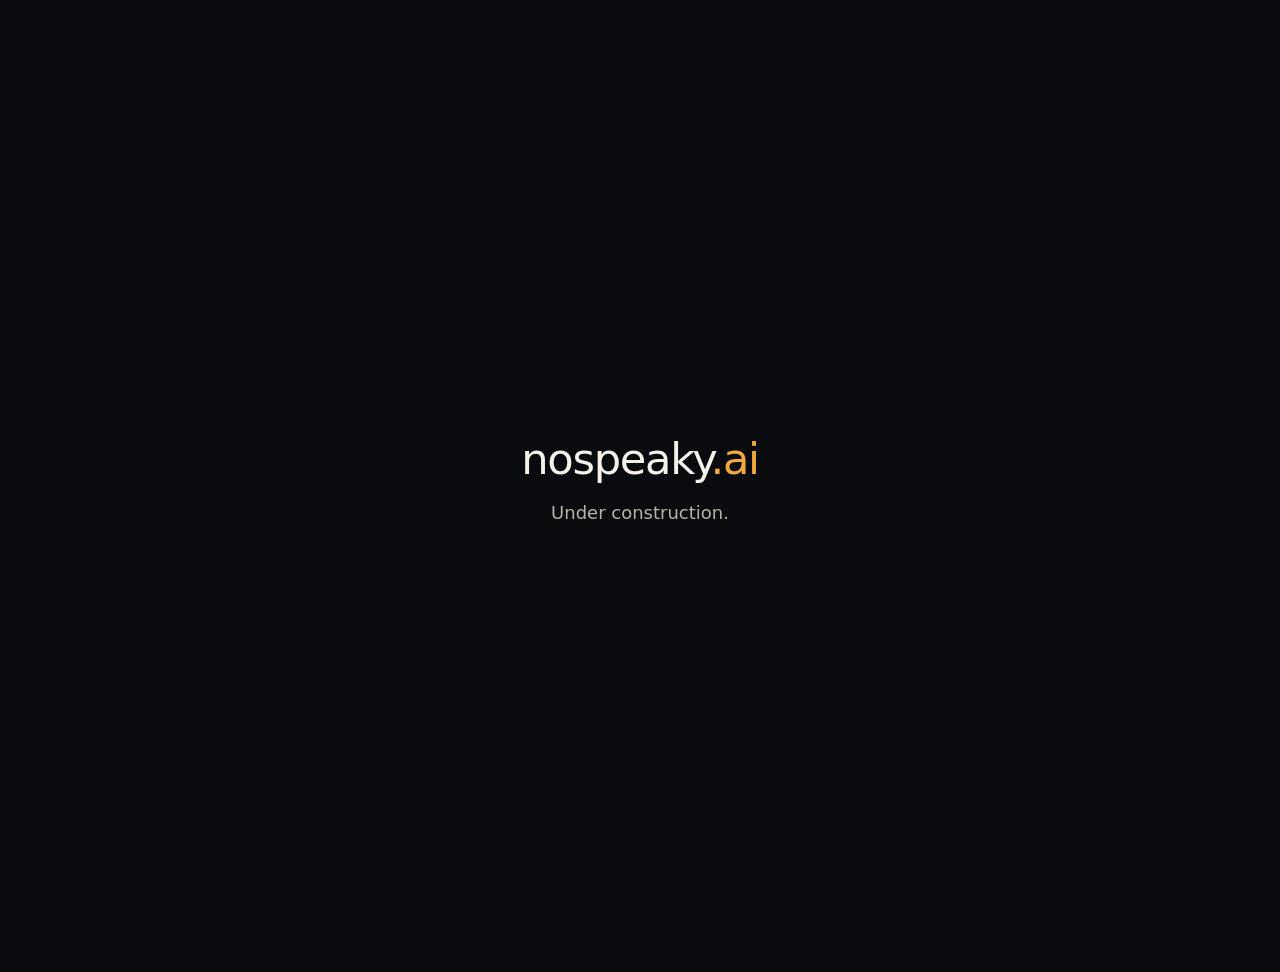
<file: index.html>
<!DOCTYPE html>
<html lang="en">
<head>
<meta charset="UTF-8">
<meta name="viewport" content="width=device-width, initial-scale=1.0">
<title>nospeaky.ai — Under construction</title>
<meta name="description" content="nospeaky.ai is under construction.">
<meta name="theme-color" content="#0a0b0f">
<link rel="icon" href="data:image/svg+xml,%3Csvg xmlns='http://www.w3.org/2000/svg' viewBox='0 0 32 32'%3E%3Crect width='32' height='32' rx='8' fill='%230a0b0f'/%3E%3Cpath d='M8 12h16v2H8zm0 5h12v2H8zm0 5h9v2H8z' fill='%23F2A93B'/%3E%3C/svg%3E">
<style>
  html, body { margin: 0; height: 100%; background: #0a0b0f; color: #f4f1ea; font: 18px/1.4 system-ui, Helvetica Neue, Arial, sans-serif; }
  main { min-height: 100%; display: grid; place-items: center; text-align: center; padding: 2rem; }
  .brand { font-size: 2.4rem; letter-spacing: -0.03em; }
  .dot { color: #F2A93B; }
  p { color: #b7b1a6; margin-top: 0.6rem; }
</style>
</head>
<body>
<main>
  <div>
    <div class="brand">nospeaky<span class="dot">.ai</span></div>
    <p>Under construction.</p>
  </div>
</main>
</body>
</html>
</file>
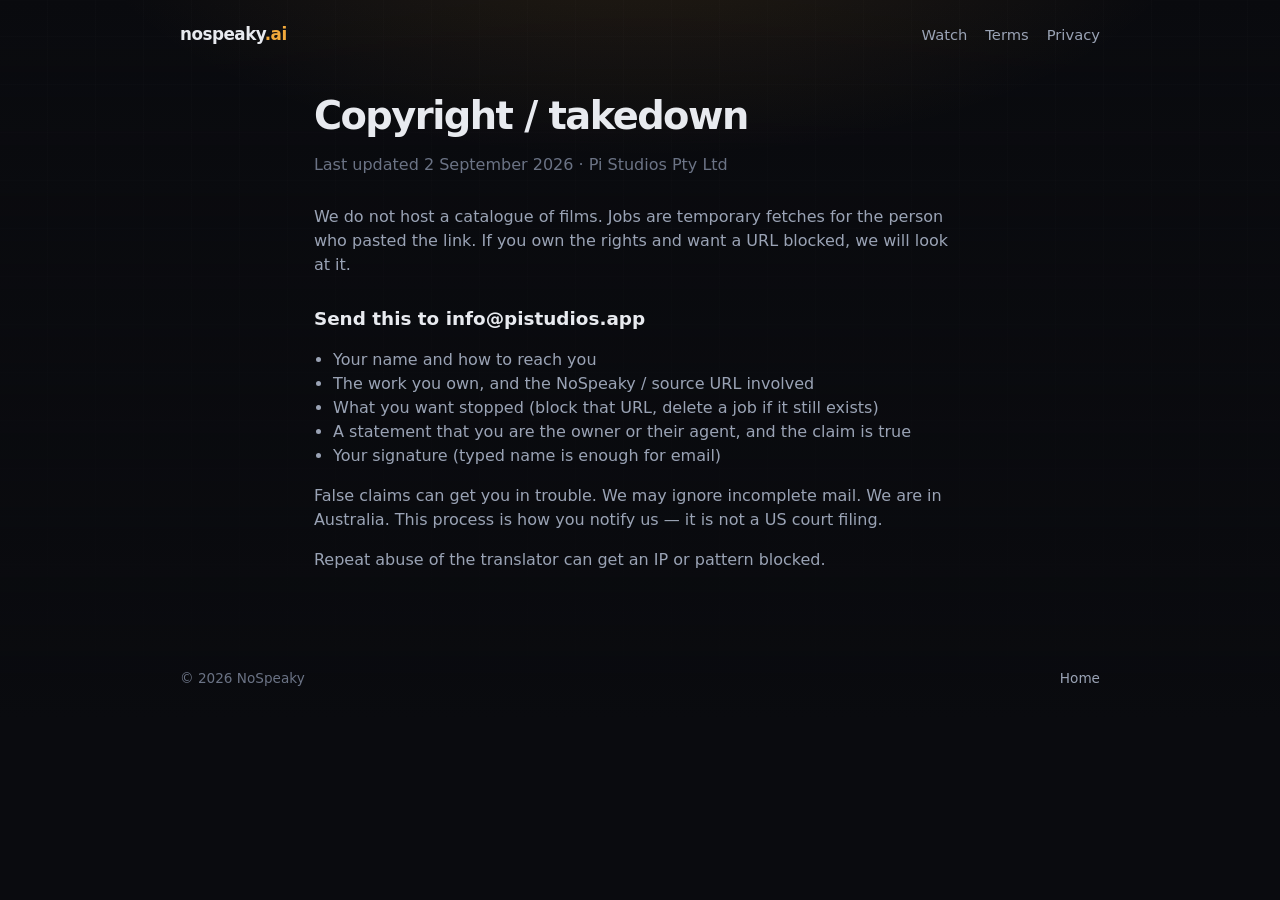
<file: dmca.html>
<!DOCTYPE html>
<html lang="en">
<head>
<meta charset="UTF-8">
<meta name="viewport" content="width=device-width, initial-scale=1.0, viewport-fit=cover">
<title>Copyright — NoSpeaky</title>
<meta name="theme-color" content="#0a0b0f">
<link rel="stylesheet" href="css/site.css?v=22">
<link rel="icon" href="data:image/svg+xml,%3Csvg xmlns='http://www.w3.org/2000/svg' viewBox='0 0 32 32'%3E%3Crect width='32' height='32' rx='8' fill='%230a0b0f'/%3E%3Cpath d='M8 12h16v2H8zm0 5h12v2H8zm0 5h9v2H8z' fill='%23F2A93B'/%3E%3C/svg%3E">
</head>
<body>
  <div class="bg-grid" aria-hidden="true"></div>
  <header class="top">
    <a class="brand" href="/">nospeaky<span class="dot">.ai</span></a>
    <nav>
      <a href="watch.html">Watch</a>
      <a href="tos.html">Terms</a>
      <a href="privacy.html">Privacy</a>
    </nav>
  </header>
  <main class="prose">
    <h1>Copyright / takedown</h1>
    <p class="meta">Last updated 2 September 2026 · Pi Studios Pty Ltd</p>

    <p>
      We do not host a catalogue of films. Jobs are temporary fetches for the person who pasted the link.
      If you own the rights and want a URL blocked, we will look at it.
    </p>

    <h2>Send this to info@pistudios.app</h2>
    <ul>
      <li>Your name and how to reach you</li>
      <li>The work you own, and the NoSpeaky / source URL involved</li>
      <li>What you want stopped (block that URL, delete a job if it still exists)</li>
      <li>A statement that you are the owner or their agent, and the claim is true</li>
      <li>Your signature (typed name is enough for email)</li>
    </ul>

    <p>
      False claims can get you in trouble. We may ignore incomplete mail.
      We are in Australia. This process is how you notify us — it is not a US court filing.
    </p>

    <p>Repeat abuse of the translator can get an IP or pattern blocked.</p>
  </main>
  <footer class="foot">
    <span>© <span id="y"></span> NoSpeaky</span>
    <a href="/">Home</a>
  </footer>
  <script>document.getElementById('y').textContent = String(new Date().getFullYear());</script>
</body>
</html>
</file>
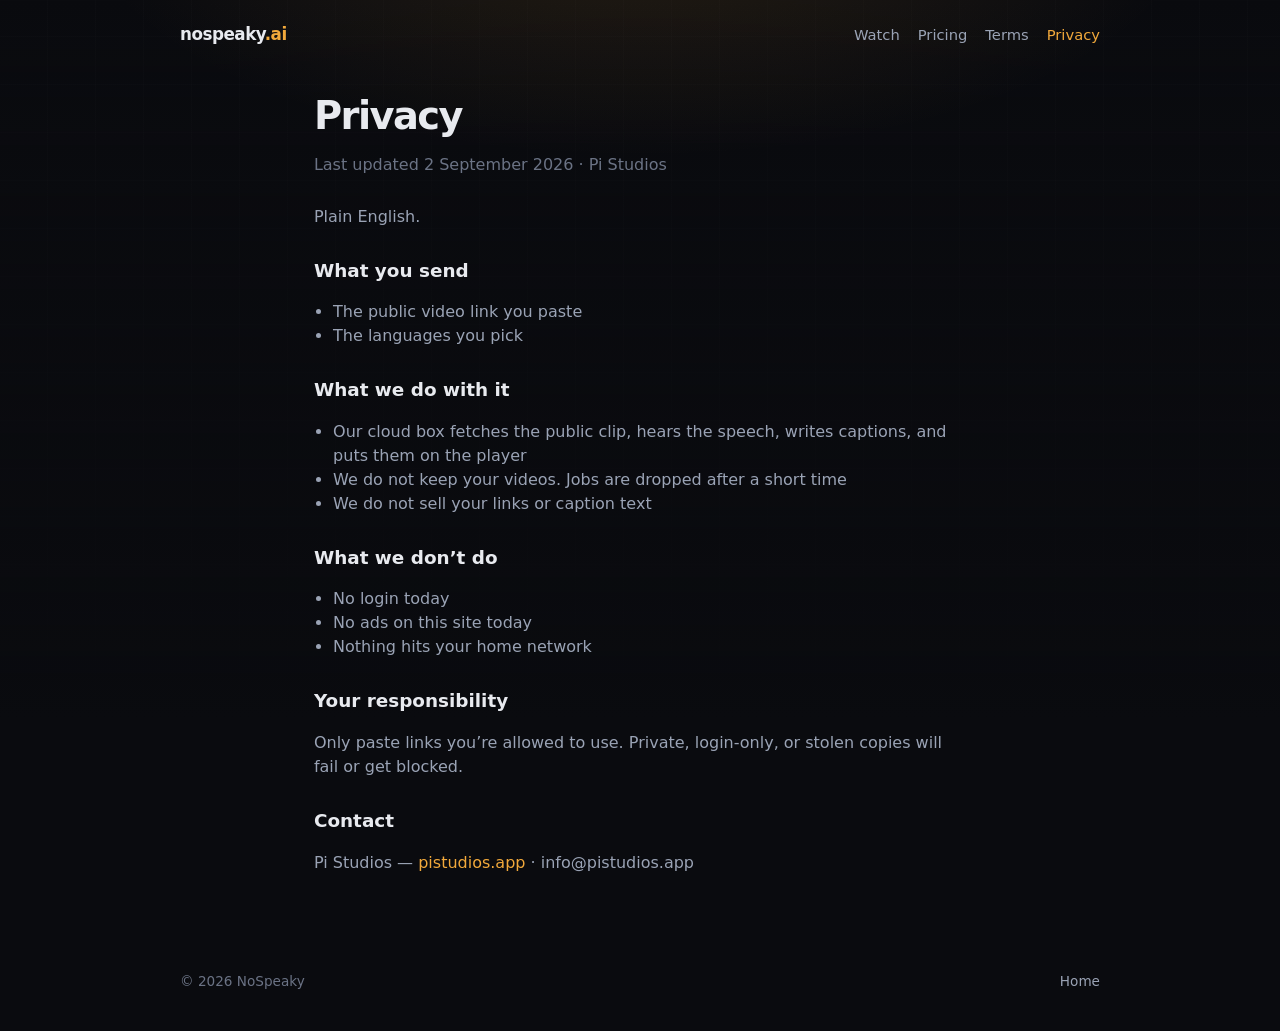
<file: privacy.html>
<!DOCTYPE html>
<html lang="en">
<head>
<meta charset="UTF-8">
<meta name="viewport" content="width=device-width, initial-scale=1.0, viewport-fit=cover">
<title>Privacy — NoSpeaky</title>
<meta name="theme-color" content="#0a0b0f">
<link rel="stylesheet" href="css/site.css?v=22">
<link rel="icon" href="data:image/svg+xml,%3Csvg xmlns='http://www.w3.org/2000/svg' viewBox='0 0 32 32'%3E%3Crect width='32' height='32' rx='8' fill='%230a0b0f'/%3E%3Cpath d='M8 12h16v2H8zm0 5h12v2H8zm0 5h9v2H8z' fill='%23F2A93B'/%3E%3C/svg%3E">
</head>
<body>
  <div class="bg-grid" aria-hidden="true"></div>
  <header class="top">
    <a class="brand" href="/">nospeaky<span class="dot">.ai</span></a>
    <nav>
      <a href="watch.html">Watch</a>
      <a href="/#pricing">Pricing</a>
      <a href="tos.html">Terms</a>
      <a href="privacy.html" class="nav-active">Privacy</a>
    </nav>
  </header>
  <main class="prose">
    <h1>Privacy</h1>
    <p class="meta">Last updated 2 September 2026 · Pi Studios</p>

    <p>Plain English.</p>

    <h2>What you send</h2>
    <ul>
      <li>The public video link you paste</li>
      <li>The languages you pick</li>
    </ul>

    <h2>What we do with it</h2>
    <ul>
      <li>Our cloud box fetches the public clip, hears the speech, writes captions, and puts them on the player</li>
      <li>We do not keep your videos. Jobs are dropped after a short time</li>
      <li>We do not sell your links or caption text</li>
    </ul>

    <h2>What we don’t do</h2>
    <ul>
      <li>No login today</li>
      <li>No ads on this site today</li>
      <li>Nothing hits your home network</li>
    </ul>

    <h2>Your responsibility</h2>
    <p>
      Only paste links you’re allowed to use. Private, login-only, or stolen copies will fail or get blocked.
    </p>

    <h2>Contact</h2>
    <p>Pi Studios — <a href="https://pistudios.app">pistudios.app</a> · info@pistudios.app</p>
  </main>
  <footer class="foot">
    <span>© <span id="y"></span> NoSpeaky</span>
    <a href="/">Home</a>
  </footer>
  <script>document.getElementById('y').textContent = String(new Date().getFullYear());</script>
</body>
</html>
</file>
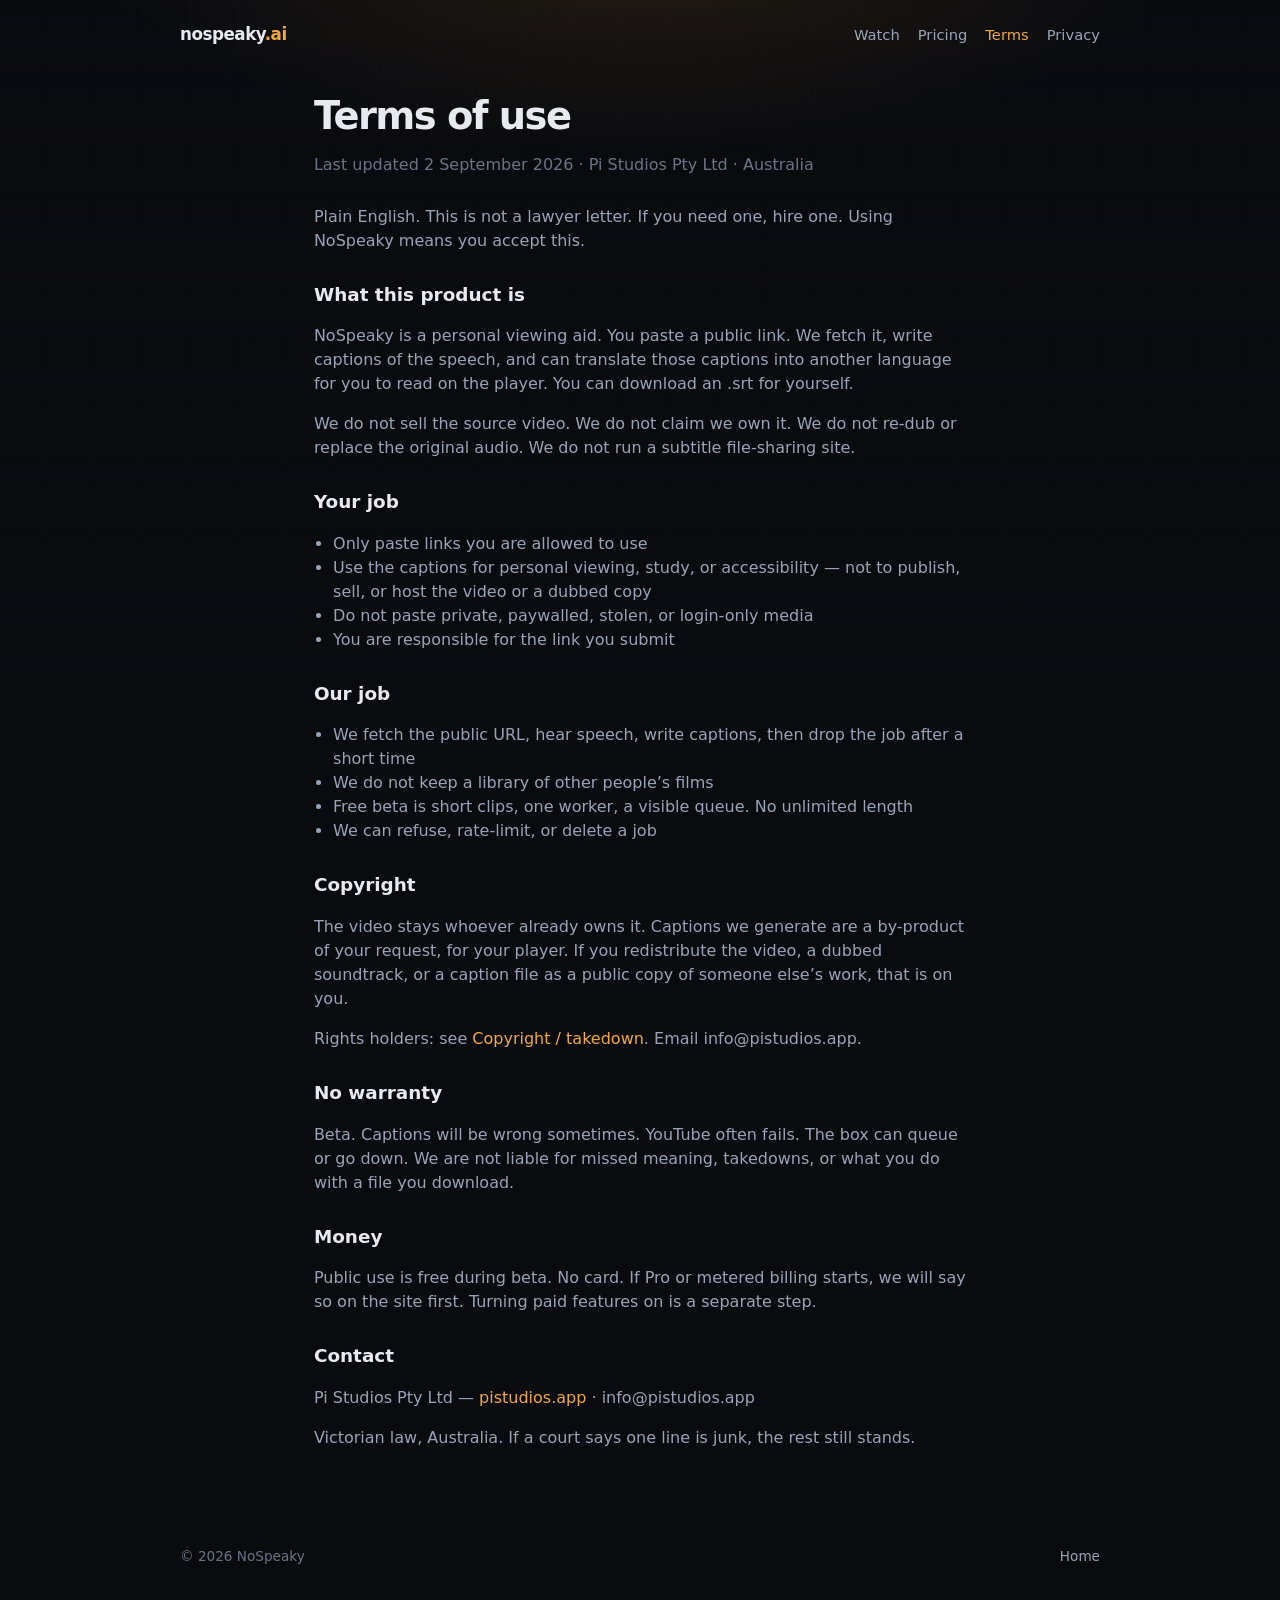
<file: tos.html>
<!DOCTYPE html>
<html lang="en">
<head>
<meta charset="UTF-8">
<meta name="viewport" content="width=device-width, initial-scale=1.0, viewport-fit=cover">
<title>Terms — NoSpeaky</title>
<meta name="theme-color" content="#0a0b0f">
<link rel="stylesheet" href="css/site.css?v=22">
<link rel="icon" href="data:image/svg+xml,%3Csvg xmlns='http://www.w3.org/2000/svg' viewBox='0 0 32 32'%3E%3Crect width='32' height='32' rx='8' fill='%230a0b0f'/%3E%3Cpath d='M8 12h16v2H8zm0 5h12v2H8zm0 5h9v2H8z' fill='%23F2A93B'/%3E%3C/svg%3E">
</head>
<body>
  <div class="bg-grid" aria-hidden="true"></div>
  <header class="top">
    <a class="brand" href="/">nospeaky<span class="dot">.ai</span></a>
    <nav>
      <a href="watch.html">Watch</a>
      <a href="/#pricing">Pricing</a>
      <a href="tos.html" class="nav-active">Terms</a>
      <a href="privacy.html">Privacy</a>
    </nav>
  </header>
  <main class="prose">
    <h1>Terms of use</h1>
    <p class="meta">Last updated 2 September 2026 · Pi Studios Pty Ltd · Australia</p>

    <p>Plain English. This is not a lawyer letter. If you need one, hire one. Using NoSpeaky means you accept this.</p>

    <h2>What this product is</h2>
    <p>
      NoSpeaky is a personal viewing aid. You paste a public link. We fetch it, write captions of the speech,
      and can translate those captions into another language for you to read on the player. You can download an .srt for yourself.
    </p>
    <p>
      We do not sell the source video. We do not claim we own it. We do not re-dub or replace the original audio.
      We do not run a subtitle file-sharing site.
    </p>

    <h2>Your job</h2>
    <ul>
      <li>Only paste links you are allowed to use</li>
      <li>Use the captions for personal viewing, study, or accessibility — not to publish, sell, or host the video or a dubbed copy</li>
      <li>Do not paste private, paywalled, stolen, or login-only media</li>
      <li>You are responsible for the link you submit</li>
    </ul>

    <h2>Our job</h2>
    <ul>
      <li>We fetch the public URL, hear speech, write captions, then drop the job after a short time</li>
      <li>We do not keep a library of other people’s films</li>
      <li>Free beta is short clips, one worker, a visible queue. No unlimited length</li>
      <li>We can refuse, rate-limit, or delete a job</li>
    </ul>

    <h2>Copyright</h2>
    <p>
      The video stays whoever already owns it. Captions we generate are a by-product of your request, for your player.
      If you redistribute the video, a dubbed soundtrack, or a caption file as a public copy of someone else’s work, that is on you.
    </p>
    <p>
      Rights holders: see <a href="dmca.html">Copyright / takedown</a>. Email info@pistudios.app.
    </p>

    <h2>No warranty</h2>
    <p>
      Beta. Captions will be wrong sometimes. YouTube often fails. The box can queue or go down.
      We are not liable for missed meaning, takedowns, or what you do with a file you download.
    </p>

    <h2>Money</h2>
    <p>
      Public use is free during beta. No card. If Pro or metered billing starts, we will say so on the site first.
      Turning paid features on is a separate step.
    </p>

    <h2>Contact</h2>
    <p>Pi Studios Pty Ltd — <a href="https://pistudios.app">pistudios.app</a> · info@pistudios.app</p>
    <p>Victorian law, Australia. If a court says one line is junk, the rest still stands.</p>
  </main>
  <footer class="foot">
    <span>© <span id="y"></span> NoSpeaky</span>
    <a href="/">Home</a>
  </footer>
  <script>document.getElementById('y').textContent = String(new Date().getFullYear());</script>
</body>
</html>
</file>
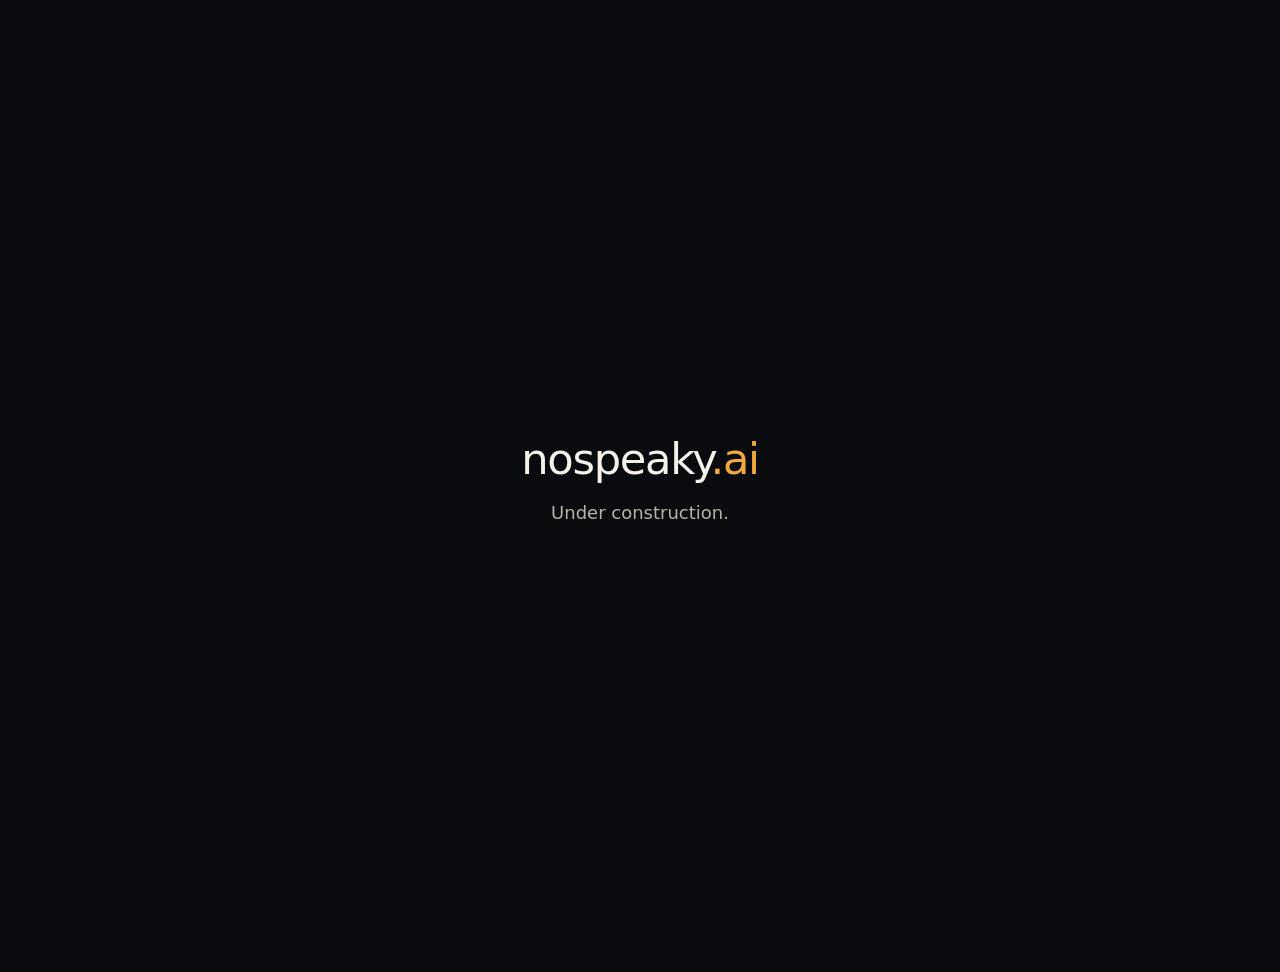
<file: watch.html>
<!DOCTYPE html>
<html lang="en">
<head>
<meta charset="UTF-8">
<meta http-equiv="refresh" content="0; url=/">
<title>nospeaky.ai — Under construction</title>
<link rel="canonical" href="https://nospeaky.ai/">
</head>
<body>
<p><a href="/">Under construction.</a></p>
</body>
</html>
</file>
<file: css/site.css>
:root {
  --bg: #0a0b0f;
  --bg-elev: #12141c;
  --bg-elev-2: #181b26;
  --line: rgba(255, 255, 255, 0.08);
  --text: #e8eaef;
  --muted: #9aa3b5;
  --faint: #6b7385;
  --accent: #F2A93B;
  --accent-dim: rgba(242, 169, 59, 0.14);
  --accent-text: #1a1104;
  --warn: #ffc857;
  --danger: #ff7a8a;
  --radius: 16px;
  --font: ui-sans-serif, system-ui, -apple-system, "Segoe UI", Roboto, Helvetica, Arial, sans-serif;
  --mono: ui-monospace, SFMono-Regular, Menlo, Consolas, monospace;
}

*, *::before, *::after { box-sizing: border-box; }

html, body {
  margin: 0;
  padding: 0;
  min-height: 100%;
  background: var(--bg);
  color: var(--text);
  font-family: var(--font);
  line-height: 1.5;
  -webkit-font-smoothing: antialiased;
}

a { color: var(--accent); text-decoration: none; }
a:hover { text-decoration: underline; }
strong { font-weight: 700; color: var(--text); }

.bg-grid {
  position: fixed;
  inset: 0;
  pointer-events: none;
  background:
    radial-gradient(ellipse 80% 50% at 50% -10%, rgba(242, 169, 59, 0.12), transparent 55%),
    linear-gradient(to bottom, transparent, var(--bg) 80%),
    repeating-linear-gradient(0deg, transparent, transparent 47px, rgba(255,255,255,0.02) 48px),
    repeating-linear-gradient(90deg, transparent, transparent 47px, rgba(255,255,255,0.02) 48px);
  z-index: 0;
}

.top, main, .foot { position: relative; z-index: 1; }

.top {
  max-width: 960px;
  margin: 0 auto;
  padding: 22px 20px 0;
  display: flex;
  align-items: center;
  justify-content: space-between;
  gap: 16px;
}

.brand {
  color: var(--text);
  font-weight: 700;
  letter-spacing: -0.03em;
  font-size: 1.05rem;
  text-decoration: none;
}
.brand .dot { color: var(--accent); }
.brand:hover { text-decoration: none; opacity: 0.9; }

nav { display: flex; gap: 18px; flex-wrap: wrap; }
nav a {
  color: var(--muted);
  font-size: 0.92rem;
  text-decoration: none;
}
nav a:hover { color: var(--accent); }
nav a.nav-active { color: var(--accent); }

main {
  max-width: 960px;
  margin: 0 auto;
  padding: 48px 20px 80px;
}

.app-main { padding-top: 32px; }
.app-head { margin-bottom: 22px; }
.app-head h1 {
  margin: 0 0 10px;
  font-size: clamp(1.6rem, 3.5vw, 2.2rem);
  letter-spacing: -0.03em;
}
.app-head .lede { margin: 0; max-width: 62ch; }

.hero { margin-bottom: 56px; }

.eyebrow {
  display: inline-block;
  margin: 0 0 14px;
  padding: 6px 10px;
  border-radius: 999px;
  background: var(--accent-dim);
  color: var(--accent);
  font-size: 0.78rem;
  font-weight: 600;
  letter-spacing: 0.04em;
  text-transform: uppercase;
}

h1 {
  margin: 0 0 16px;
  font-size: clamp(2.1rem, 5vw, 3.2rem);
  line-height: 1.08;
  letter-spacing: -0.04em;
  font-weight: 750;
}

.lede {
  margin: 0 0 28px;
  max-width: 54ch;
  color: var(--muted);
  font-size: 1.08rem;
}

.hero-actions {
  display: flex;
  flex-wrap: wrap;
  gap: 12px;
  margin-bottom: 14px;
}

.hero-note { margin: 0; }

.panel {
  background: linear-gradient(180deg, var(--bg-elev), var(--bg-elev-2));
  border: 1px solid var(--line);
  border-radius: calc(var(--radius) + 4px);
  padding: 22px;
  box-shadow: 0 20px 60px rgba(0, 0, 0, 0.35);
}

.field { display: block; margin-bottom: 14px; }
.label {
  display: block;
  margin-bottom: 8px;
  color: var(--muted);
  font-size: 0.85rem;
  font-weight: 600;
}

input[type="url"], select {
  width: 100%;
  padding: 14px 14px;
  border-radius: 12px;
  border: 1px solid var(--line);
  background: rgba(0, 0, 0, 0.35);
  color: var(--text);
  font: inherit;
  font-size: 1rem;
  outline: none;
}
select {
  appearance: none;
  background-image:
    linear-gradient(45deg, transparent 50%, var(--muted) 50%),
    linear-gradient(135deg, var(--muted) 50%, transparent 50%);
  background-position:
    calc(100% - 18px) calc(50% - 3px),
    calc(100% - 12px) calc(50% - 3px);
  background-size: 6px 6px, 6px 6px;
  background-repeat: no-repeat;
  padding-right: 36px;
}
input[type="url"]::placeholder { color: var(--faint); }
input[type="url"]:focus, select:focus {
  border-color: var(--accent);
  box-shadow: 0 0 0 3px var(--accent-dim);
}

.hint {
  display: block;
  margin-top: 8px;
  color: var(--faint);
  font-size: 0.82rem;
}

.or {
  text-align: center;
  color: var(--faint);
  font-size: 0.8rem;
  text-transform: uppercase;
  letter-spacing: 0.12em;
  margin: 12px 0;
}

.row-2 {
  display: grid;
  grid-template-columns: 1fr 1fr;
  gap: 14px;
}

.drop {
  display: flex;
  flex-direction: column;
  align-items: center;
  justify-content: center;
  gap: 4px;
  min-height: 120px;
  padding: 20px;
  border-radius: 12px;
  border: 1px dashed rgba(242, 169, 59, 0.35);
  background: rgba(242, 169, 59, 0.04);
  cursor: pointer;
  text-align: center;
  transition: background 0.15s ease, border-color 0.15s ease;
  margin-bottom: 14px;
}
.drop:hover, .drop.dragover {
  background: rgba(242, 169, 59, 0.09);
  border-color: rgba(242, 169, 59, 0.7);
}
.drop-title { font-weight: 650; }
.drop-sub { color: var(--faint); font-size: 0.85rem; }
.file-name {
  margin-top: 8px;
  color: var(--accent);
  font-family: var(--mono);
  font-size: 0.85rem;
}

.actions {
  margin-top: 8px;
  display: flex;
  flex-wrap: wrap;
  align-items: center;
  gap: 14px;
}

.btn {
  appearance: none;
  border: none;
  border-radius: 999px;
  padding: 12px 18px;
  font: inherit;
  font-weight: 700;
  cursor: pointer;
  text-decoration: none;
  display: inline-flex;
  align-items: center;
  justify-content: center;
  text-align: center;
}
.btn.primary {
  background: var(--accent);
  color: var(--accent-text);
  box-shadow: 0 0 0 0 transparent;
  transition: box-shadow 0.16s ease, transform 0.16s ease;
}
.btn.primary:disabled {
  opacity: 0.45;
  cursor: not-allowed;
}
.btn.primary:not(:disabled):hover,
.btn.primary:not(:disabled):focus-visible {
  outline: none;
  transform: translateY(-1px);
  box-shadow: 0 0 0 3px var(--accent-dim), 0 0 28px rgba(242, 169, 59, 0.5);
}
.btn.ghost {
  background: transparent;
  color: var(--text);
  border: 1px solid var(--line);
}
.btn.ghost:hover { border-color: var(--accent); color: var(--accent); text-decoration: none; }
.btn.ghost:disabled {
  opacity: 0.4;
  cursor: not-allowed;
}
a.btn.primary:hover, a.btn.ghost:hover { text-decoration: none; }

.status-line {
  margin: 0;
  color: var(--warn);
  font-size: 0.9rem;
  flex: 1;
  min-width: 200px;
}

.player-section {
  margin-top: 28px;
  display: grid;
  gap: 16px;
}

.player-wrap {
  position: relative;
  width: 100%;
  background: #000;
  border-radius: var(--radius);
  overflow: hidden;
  border: 1px solid var(--line);
  aspect-ratio: 16 / 9;
  isolation: isolate;
}
body.player-fs {
  overflow: hidden;
}
.player-wrap.is-fs {
  position: fixed;
  inset: 0;
  width: 100%;
  height: 100%;
  max-width: none;
  aspect-ratio: auto;
  transform: none;
  border-radius: 0;
  border: 0;
  z-index: 9999;
}
.fs-btn {
  position: absolute;
  right: 8px;
  bottom: 8px;
  z-index: 46;
  width: 40px;
  height: 40px;
  padding: 0;
  border: 0;
  border-radius: 10px;
  background: rgba(10, 11, 15, 0.7);
  color: var(--accent);
  cursor: pointer;
  display: inline-flex;
  align-items: center;
  justify-content: center;
}
.fs-btn svg {
  width: 22px;
  height: 22px;
  display: block;
}
.fs-btn:hover,
.fs-btn:focus-visible {
  outline: none;
  background: rgba(10, 11, 15, 0.9);
}

#player, #embed, #embed-host, .embed-host {
  position: absolute;
  inset: 0;
  width: 100%;
  height: 100%;
  display: block;
  background: #000;
  border: 0;
  z-index: 0;
}
#embed-host iframe, .embed-host iframe {
  position: absolute;
  inset: 0;
  width: 100%;
  height: 100%;
  border: 0;
}

#embed:not([hidden]) {
  display: block !important;
  inset: 0;
  width: 100%;
  height: 100%;
  z-index: 1;
}

#player[hidden], #embed[hidden], #embed-host[hidden] {
  display: none !important;
}

.cue-overlay {
  position: absolute;
  left: 50%;
  bottom: 8%;
  transform: translateX(-50%);
  width: min(96%, 56rem);
  max-width: min(96%, 56rem);
  padding: 12px 22px 14px;
  border-radius: 10px;
  background: rgba(10, 11, 15, 0.58);
  backdrop-filter: blur(12px);
  -webkit-backdrop-filter: blur(12px);
  color: #f4fff8;
  font-family: var(--mono);
  font-size: clamp(1.15rem, 3.1vw, 1.7rem);
  font-weight: 650;
  letter-spacing: -0.03em;
  text-align: center;
  line-height: 1.3;
  white-space: normal;
  overflow-wrap: anywhere;
  word-break: break-word;
  overflow: visible;
  pointer-events: none;
  z-index: 40;
  box-shadow: 0 10px 32px rgba(0, 0, 0, 0.5);
}
.cue-overlay:empty {
  display: none;
}

.wait-overlay {
  position: absolute;
  inset: 0;
  z-index: 50;
  display: flex;
  flex-direction: column;
  align-items: center;
  justify-content: center;
  gap: 6px;
  background: rgba(5, 6, 10, 0.94);
  color: #fff;
  text-align: center;
  padding: 24px;
}
.wait-overlay[hidden] { display: none !important; }

.fail-overlay {
  position: absolute;
  inset: 0;
  z-index: 55;
  display: flex;
  flex-direction: column;
  align-items: center;
  justify-content: center;
  gap: 8px;
  background: rgba(5, 6, 10, 0.94);
  color: #fff;
  text-align: center;
  padding: 28px 24px;
}
.fail-overlay[hidden] { display: none !important; }
.fail-title {
  margin: 0;
  font-size: 1.15rem;
  font-weight: 750;
  color: var(--danger);
}
.fail-body {
  margin: 0;
  max-width: 36ch;
  color: var(--muted);
  font-size: 0.95rem;
}
.wait-label {
  margin: 0;
  font-size: 0.82rem;
  letter-spacing: 0.12em;
  text-transform: uppercase;
  color: var(--faint);
}
.wait-time {
  margin: 0;
  font-size: clamp(2.6rem, 9vw, 4.4rem);
  font-weight: 750;
  font-variant-numeric: tabular-nums;
  color: var(--accent);
  line-height: 1;
}
.wait-hint {
  margin: 10px 0 0;
  color: var(--faint);
  font-size: 0.92rem;
}

.live-sub {
  display: none;
}

.player-meta {
  display: flex;
  flex-wrap: wrap;
  gap: 16px;
  align-items: center;
  justify-content: space-between;
}

.progress-block { flex: 1; min-width: 220px; }
.progress-label {
  display: flex;
  justify-content: space-between;
  gap: 12px;
  margin-bottom: 8px;
  font-size: 0.92rem;
}
.faint { color: var(--faint); }
.bar {
  height: 8px;
  border-radius: 999px;
  background: rgba(255,255,255,0.06);
  overflow: hidden;
}
.bar > i {
  display: block;
  height: 100%;
  width: 0%;
  background: var(--accent);
  border-radius: inherit;
  transition: width 0.25s ease;
}

.player-actions { display: flex; flex-wrap: wrap; gap: 10px; }

.cue-list {
  list-style: none;
  margin: 0;
  padding: 0;
  max-height: 240px;
  overflow: auto;
  border: 1px solid var(--line);
  border-radius: var(--radius);
  background: rgba(255,255,255,0.02);
}
.cue-list li {
  display: grid;
  grid-template-columns: 7.5rem 1fr;
  gap: 12px;
  padding: 10px 14px;
  border-bottom: 1px solid var(--line);
  font-size: 0.92rem;
}
.cue-list li:last-child { border-bottom: none; }
.cue-list .t {
  color: var(--faint);
  font-family: var(--mono);
  font-size: 0.8rem;
}
.cue-list .active {
  background: var(--accent-dim);
}
.cue-list .active .t { color: var(--accent); }

.section { margin-top: 56px; }
.section.plain { margin-top: 40px; }
.section h2 {
  margin: 0 0 18px;
  font-size: 1.35rem;
  letter-spacing: -0.02em;
}

.steps {
  list-style: none;
  margin: 0;
  padding: 0;
  display: grid;
  gap: 12px;
}
.steps li {
  display: grid;
  gap: 4px;
  padding: 16px 18px;
  border-radius: var(--radius);
  border: 1px solid var(--line);
  background: rgba(255, 255, 255, 0.02);
}
.steps strong { font-size: 1rem; }
.steps span { color: var(--muted); font-size: 0.95rem; }

.price-grid {
  display: grid;
  grid-template-columns: repeat(2, minmax(0, 1fr));
  gap: 14px;
  margin-bottom: 14px;
}
.price-card {
  position: relative;
  padding: 20px;
  border-radius: var(--radius);
  border: 1px solid var(--line);
  background: rgba(255,255,255,0.02);
}
.price-card.featured {
  border-color: var(--accent);
  background: rgba(242, 169, 59, 0.08);
  box-shadow: 0 0 0 1px rgba(242, 169, 59, 0.28), 0 18px 50px rgba(242, 169, 59, 0.16);
}
.price-card h3 { margin: 0 0 6px; font-size: 1.1rem; }
.price-card .price {
  margin: 0 0 14px;
  font-size: 1.8rem;
  font-weight: 750;
  letter-spacing: -0.03em;
}
.price-card .price span {
  font-size: 0.95rem;
  color: var(--muted);
  font-weight: 500;
}
.price-card ul {
  margin: 0;
  padding-left: 1.1em;
  color: var(--muted);
}
.price-card li { margin: 6px 0; }
.badge {
  position: absolute;
  top: 14px;
  right: 14px;
  margin: 0;
  padding: 4px 8px;
  border-radius: 999px;
  background: var(--accent-dim);
  color: var(--accent);
  font-size: 0.72rem;
  font-weight: 700;
  letter-spacing: 0.04em;
  text-transform: uppercase;
}

.status-list {
  list-style: none;
  margin: 0 0 16px;
  padding: 0;
  display: grid;
  gap: 10px;
}
.status-list li {
  display: flex;
  align-items: center;
  gap: 12px;
  color: var(--muted);
}
.tag {
  display: inline-flex;
  min-width: 52px;
  justify-content: center;
  padding: 3px 8px;
  border-radius: 999px;
  font-size: 0.72rem;
  font-weight: 700;
  letter-spacing: 0.06em;
  text-transform: uppercase;
}
.tag.live { background: var(--accent-dim); color: var(--accent); }
.tag.next { background: rgba(255, 200, 87, 0.14); color: var(--warn); }
.tag.later { background: rgba(255, 255, 255, 0.06); color: var(--faint); }

.fine { color: var(--faint); font-size: 0.9rem; max-width: 60ch; }

.foot {
  max-width: 960px;
  margin: 0 auto;
  padding: 0 20px 40px;
  display: flex;
  justify-content: space-between;
  gap: 12px;
  color: var(--faint);
  font-size: 0.85rem;
}
.foot a { color: var(--muted); }

.prose { max-width: 68ch; }
.prose h1 {
  font-size: clamp(1.8rem, 4vw, 2.4rem);
  margin-bottom: 8px;
}
.prose .meta { color: var(--faint); margin-bottom: 28px; }
.prose h2 {
  margin: 28px 0 10px;
  font-size: 1.15rem;
}
.prose p, .prose li { color: var(--muted); }
.prose ul { padding-left: 1.2em; }

.demo {
  margin: 0 0 22px;
  max-width: 640px;
}
.demo-video {
  display: block;
  width: 100%;
  border-radius: var(--radius);
  border: 1px solid var(--line);
  background: #000;
  aspect-ratio: 16 / 9;
}
.demo-cap {
  margin: 8px 0 0;
  color: var(--faint);
  font-size: 0.85rem;
}
.lang-line {
  margin: -12px 0 22px;
  max-width: 58ch;
  color: var(--muted);
  font-size: 0.95rem;
}
.about-line {
  margin: 8px 0 0;
  max-width: 54ch;
  color: var(--faint);
  font-size: 0.9rem;
}
.sources-label {
  margin: 18px 0 8px;
  color: var(--faint);
  font-size: 0.78rem;
  letter-spacing: 0.08em;
  text-transform: uppercase;
}
.sources {
  display: flex;
  flex-wrap: wrap;
  gap: 8px;
  margin: 0;
}
.sources span {
  padding: 6px 10px;
  border-radius: 999px;
  border: 1px solid var(--line);
  color: var(--muted);
  font-size: 0.85rem;
}

@media (max-width: 700px) {
  .row-2, .price-grid { grid-template-columns: 1fr; }
  .top {
    flex-direction: column;
    align-items: flex-start;
    padding-left: max(20px, env(safe-area-inset-left));
    padding-right: max(20px, env(safe-area-inset-right));
  }
  main, .foot {
    padding-left: max(20px, env(safe-area-inset-left));
    padding-right: max(20px, env(safe-area-inset-right));
  }
  .actions { flex-direction: column; align-items: stretch; }
  .btn { width: 100%; }
  .fs-btn { width: 40px; height: 40px; }
  .cue-overlay {
    width: min(98%, 56rem);
    max-width: min(98%, 56rem);
    font-size: clamp(1.05rem, 4.2vw, 1.45rem);
    padding: 12px 16px 14px;
  }
}
</file>
